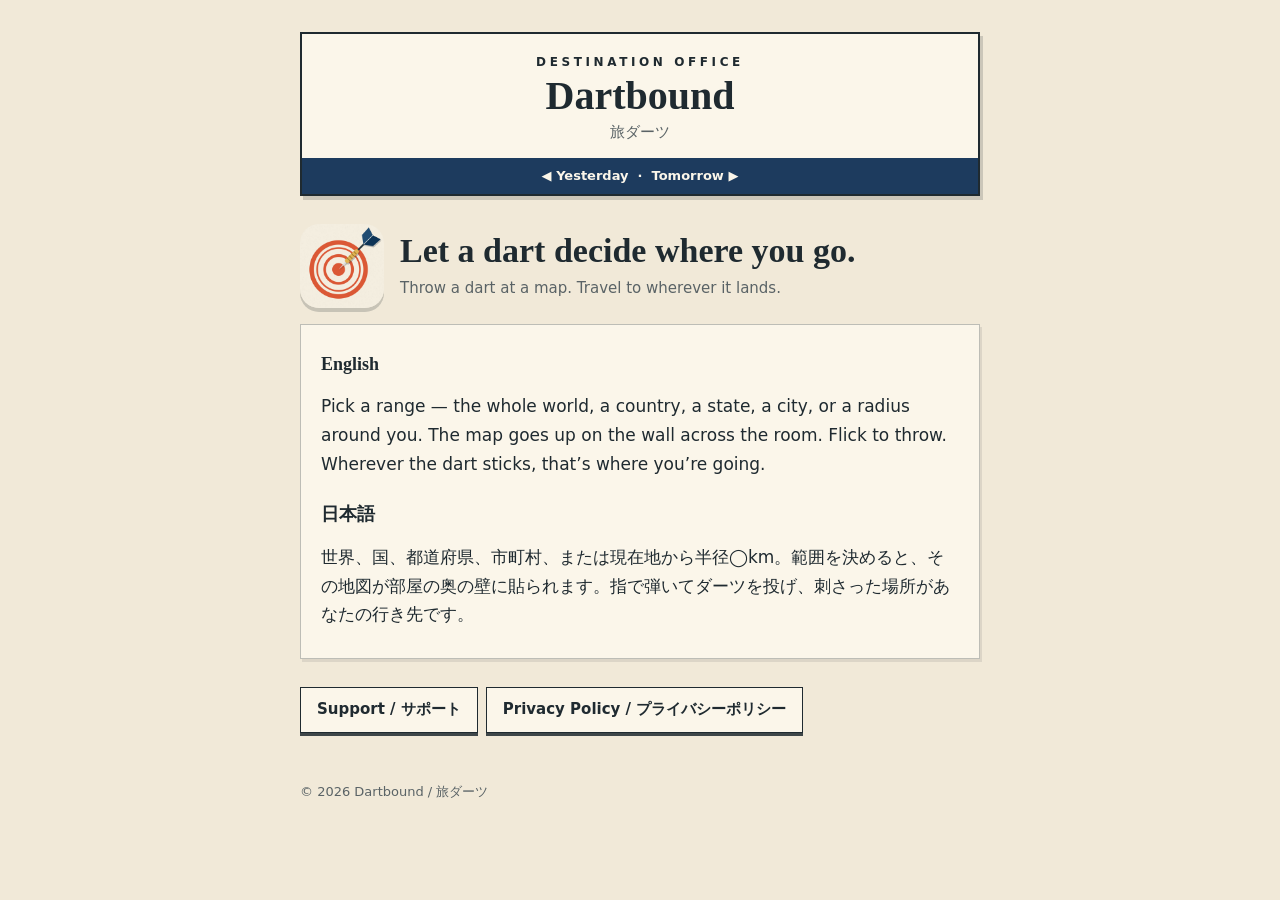
<file: index.html>
<!doctype html>
<html lang="en">
<head>
<meta charset="utf-8">
<meta name="viewport" content="width=device-width, initial-scale=1">
<title>Dartbound / 旅ダーツ</title>
<meta name="description" content="Throw a dart at a map. Travel to wherever it lands.">
<link rel="icon" href="icon.png">
<link rel="stylesheet" href="style.css">
</head>
<body>
<main>
  <div class="sign">
    <div class="top">
      <div class="kicker">DESTINATION OFFICE</div>
      <div class="name">Dartbound</div>
      <div class="muted">旅ダーツ</div>
    </div>
    <div class="band">◀ Yesterday &nbsp;·&nbsp; Tomorrow ▶</div>
  </div>

  <div class="app">
    <img src="icon.png" alt="App icon">
    <div>
      <h1 style="margin:0">Let a dart decide where you go.</h1>
      <p class="muted" style="margin:4px 0 0">Throw a dart at a map. Travel to wherever it lands.</p>
    </div>
  </div>

  <div class="card">
    <h3>English</h3>
    <p>Pick a range — the whole world, a country, a state, a city, or a radius around you. The map goes up on the wall across the room. Flick to throw. Wherever the dart sticks, that’s where you’re going.</p>
    <h3>日本語</h3>
    <p>世界、国、都道府県、市町村、または現在地から半径◯km。範囲を決めると、その地図が部屋の奥の壁に貼られます。指で弾いてダーツを投げ、刺さった場所があなたの行き先です。</p>
  </div>

  <div class="lang" style="margin-top:28px">
    <a class="button" href="support/">Support / サポート</a>
    <a class="button" href="privacy/">Privacy Policy / プライバシーポリシー</a>
  </div>

  <footer>© 2026 Dartbound / 旅ダーツ</footer>
</main>
</body>
</html>
</file>
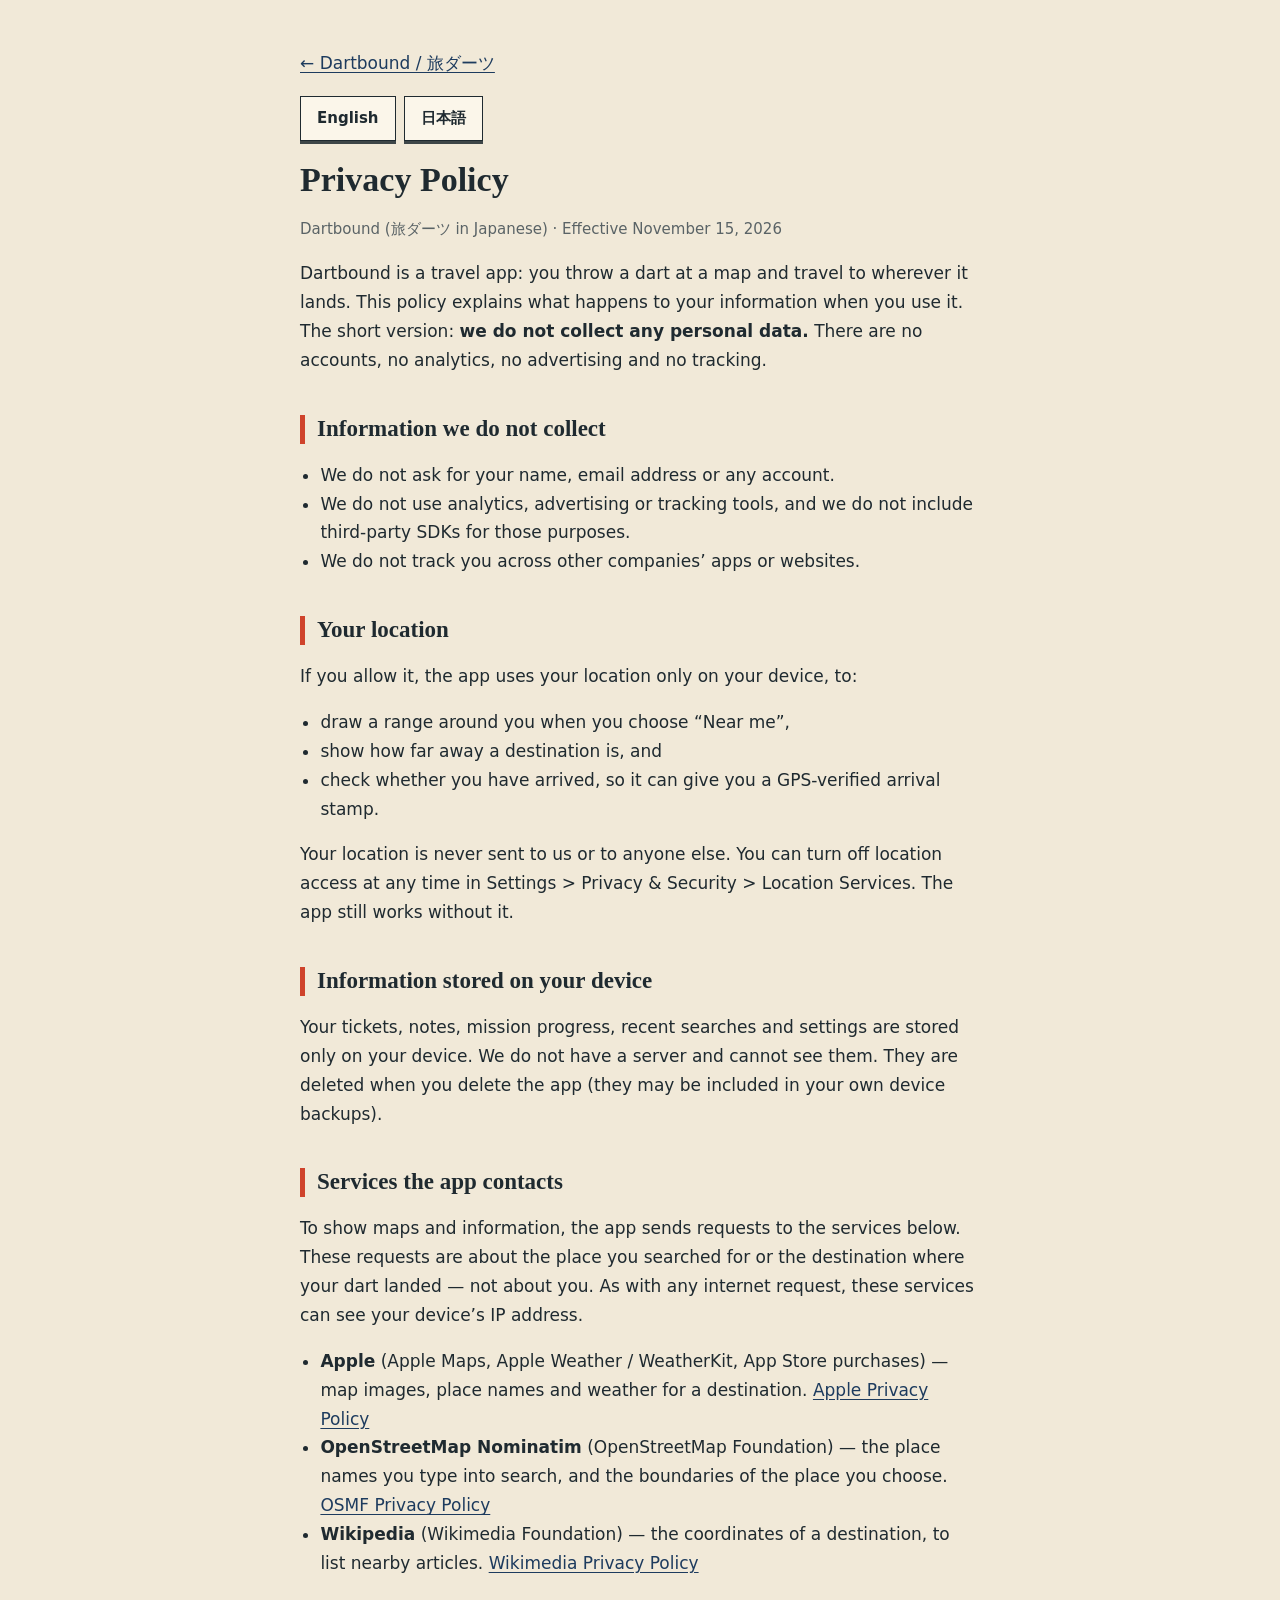
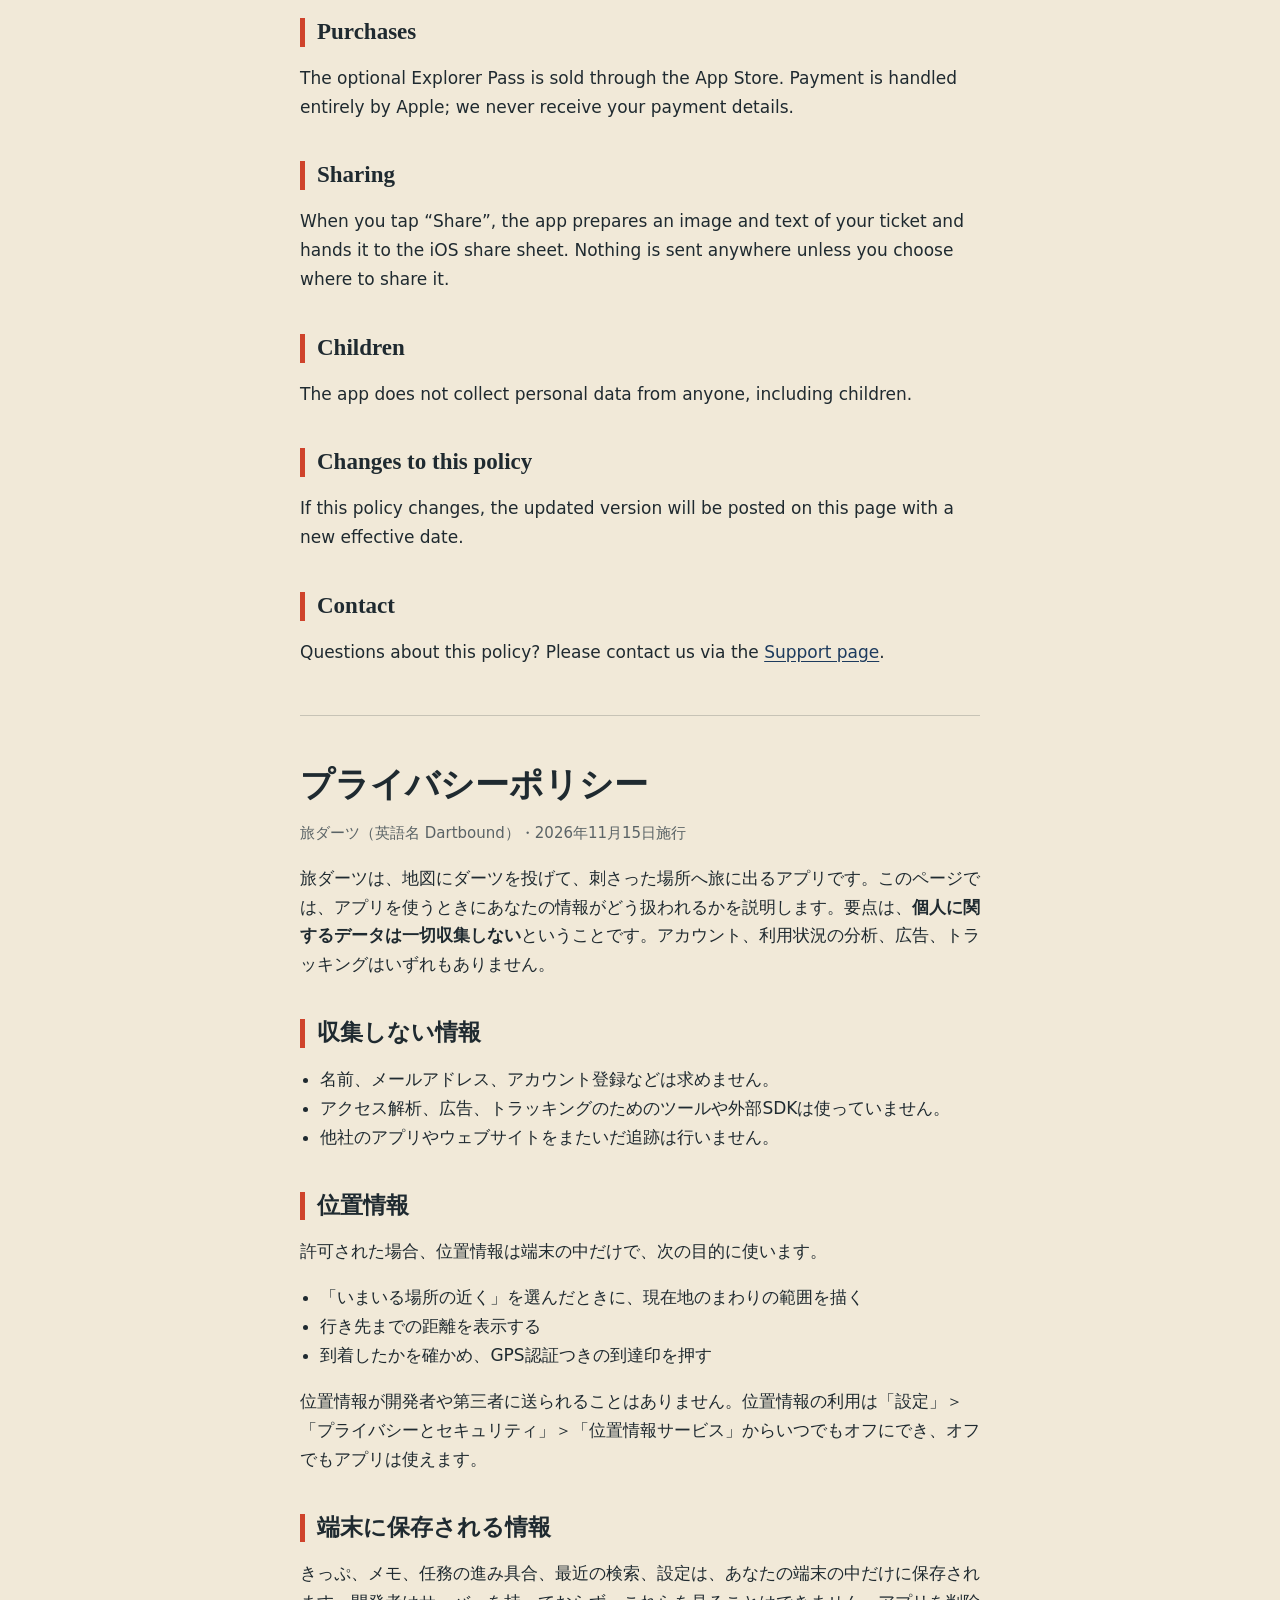
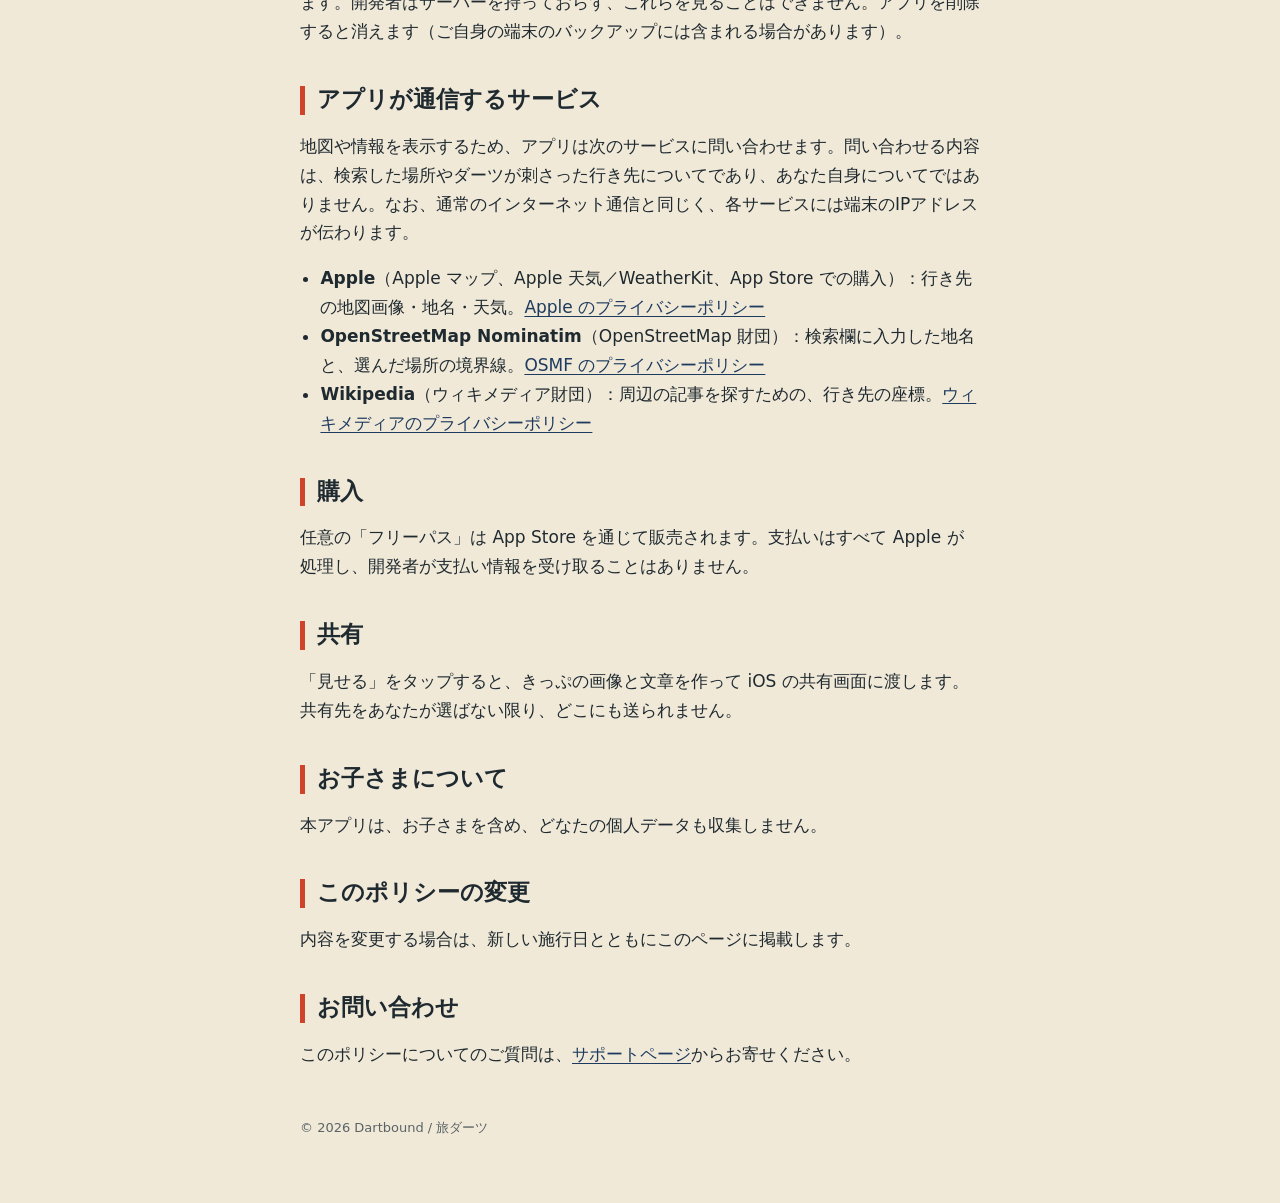
<file: privacy/index.html>
<!doctype html>
<html lang="en">
<head>
<meta charset="utf-8">
<meta name="viewport" content="width=device-width, initial-scale=1">
<title>Privacy Policy — Dartbound / 旅ダーツ</title>
<link rel="icon" href="../icon.png">
<link rel="stylesheet" href="../style.css">
</head>
<body>
<main>
  <p><a href="../">← Dartbound / 旅ダーツ</a></p>
  <div class="lang">
    <a href="#en">English</a>
    <a href="#ja">日本語</a>
  </div>

  <section id="en" lang="en">
    <h1>Privacy Policy</h1>
    <p class="muted">Dartbound (旅ダーツ in Japanese) · Effective November 15, 2026</p>

    <p>Dartbound is a travel app: you throw a dart at a map and travel to wherever it lands. This policy explains what happens to your information when you use it. The short version: <strong>we do not collect any personal data.</strong> There are no accounts, no analytics, no advertising and no tracking.</p>

    <h2>Information we do not collect</h2>
    <ul>
      <li>We do not ask for your name, email address or any account.</li>
      <li>We do not use analytics, advertising or tracking tools, and we do not include third-party SDKs for those purposes.</li>
      <li>We do not track you across other companies’ apps or websites.</li>
    </ul>

    <h2>Your location</h2>
    <p>If you allow it, the app uses your location only on your device, to:</p>
    <ul>
      <li>draw a range around you when you choose “Near me”,</li>
      <li>show how far away a destination is, and</li>
      <li>check whether you have arrived, so it can give you a GPS-verified arrival stamp.</li>
    </ul>
    <p>Your location is never sent to us or to anyone else. You can turn off location access at any time in Settings &gt; Privacy &amp; Security &gt; Location Services. The app still works without it.</p>

    <h2>Information stored on your device</h2>
    <p>Your tickets, notes, mission progress, recent searches and settings are stored only on your device. We do not have a server and cannot see them. They are deleted when you delete the app (they may be included in your own device backups).</p>

    <h2>Services the app contacts</h2>
    <p>To show maps and information, the app sends requests to the services below. These requests are about the place you searched for or the destination where your dart landed — not about you. As with any internet request, these services can see your device’s IP address.</p>
    <ul>
      <li><strong>Apple</strong> (Apple Maps, Apple Weather / WeatherKit, App Store purchases) — map images, place names and weather for a destination. <a href="https://www.apple.com/legal/privacy/">Apple Privacy Policy</a></li>
      <li><strong>OpenStreetMap Nominatim</strong> (OpenStreetMap Foundation) — the place names you type into search, and the boundaries of the place you choose. <a href="https://osmfoundation.org/wiki/Privacy_Policy">OSMF Privacy Policy</a></li>
      <li><strong>Wikipedia</strong> (Wikimedia Foundation) — the coordinates of a destination, to list nearby articles. <a href="https://foundation.wikimedia.org/wiki/Policy:Privacy_policy">Wikimedia Privacy Policy</a></li>
    </ul>

    <h2>Purchases</h2>
    <p>The optional Explorer Pass is sold through the App Store. Payment is handled entirely by Apple; we never receive your payment details.</p>

    <h2>Sharing</h2>
    <p>When you tap “Share”, the app prepares an image and text of your ticket and hands it to the iOS share sheet. Nothing is sent anywhere unless you choose where to share it.</p>

    <h2>Children</h2>
    <p>The app does not collect personal data from anyone, including children.</p>

    <h2>Changes to this policy</h2>
    <p>If this policy changes, the updated version will be posted on this page with a new effective date.</p>

    <h2>Contact</h2>
    <p>Questions about this policy? Please contact us via the <a href="../support/">Support page</a>.</p>
  </section>

  <hr>

  <section id="ja" lang="ja">
    <h1>プライバシーポリシー</h1>
    <p class="muted">旅ダーツ（英語名 Dartbound）・2026年11月15日施行</p>

    <p>旅ダーツは、地図にダーツを投げて、刺さった場所へ旅に出るアプリです。このページでは、アプリを使うときにあなたの情報がどう扱われるかを説明します。要点は、<strong>個人に関するデータは一切収集しない</strong>ということです。アカウント、利用状況の分析、広告、トラッキングはいずれもありません。</p>

    <h2>収集しない情報</h2>
    <ul>
      <li>名前、メールアドレス、アカウント登録などは求めません。</li>
      <li>アクセス解析、広告、トラッキングのためのツールや外部SDKは使っていません。</li>
      <li>他社のアプリやウェブサイトをまたいだ追跡は行いません。</li>
    </ul>

    <h2>位置情報</h2>
    <p>許可された場合、位置情報は端末の中だけで、次の目的に使います。</p>
    <ul>
      <li>「いまいる場所の近く」を選んだときに、現在地のまわりの範囲を描く</li>
      <li>行き先までの距離を表示する</li>
      <li>到着したかを確かめ、GPS認証つきの到達印を押す</li>
    </ul>
    <p>位置情報が開発者や第三者に送られることはありません。位置情報の利用は「設定」＞「プライバシーとセキュリティ」＞「位置情報サービス」からいつでもオフにでき、オフでもアプリは使えます。</p>

    <h2>端末に保存される情報</h2>
    <p>きっぷ、メモ、任務の進み具合、最近の検索、設定は、あなたの端末の中だけに保存されます。開発者はサーバーを持っておらず、これらを見ることはできません。アプリを削除すると消えます（ご自身の端末のバックアップには含まれる場合があります）。</p>

    <h2>アプリが通信するサービス</h2>
    <p>地図や情報を表示するため、アプリは次のサービスに問い合わせます。問い合わせる内容は、検索した場所やダーツが刺さった行き先についてであり、あなた自身についてではありません。なお、通常のインターネット通信と同じく、各サービスには端末のIPアドレスが伝わります。</p>
    <ul>
      <li><strong>Apple</strong>（Apple マップ、Apple 天気／WeatherKit、App Store での購入）：行き先の地図画像・地名・天気。<a href="https://www.apple.com/jp/legal/privacy/">Apple のプライバシーポリシー</a></li>
      <li><strong>OpenStreetMap Nominatim</strong>（OpenStreetMap 財団）：検索欄に入力した地名と、選んだ場所の境界線。<a href="https://osmfoundation.org/wiki/Privacy_Policy">OSMF のプライバシーポリシー</a></li>
      <li><strong>Wikipedia</strong>（ウィキメディア財団）：周辺の記事を探すための、行き先の座標。<a href="https://foundation.wikimedia.org/wiki/Policy:Privacy_policy">ウィキメディアのプライバシーポリシー</a></li>
    </ul>

    <h2>購入</h2>
    <p>任意の「フリーパス」は App Store を通じて販売されます。支払いはすべて Apple が処理し、開発者が支払い情報を受け取ることはありません。</p>

    <h2>共有</h2>
    <p>「見せる」をタップすると、きっぷの画像と文章を作って iOS の共有画面に渡します。共有先をあなたが選ばない限り、どこにも送られません。</p>

    <h2>お子さまについて</h2>
    <p>本アプリは、お子さまを含め、どなたの個人データも収集しません。</p>

    <h2>このポリシーの変更</h2>
    <p>内容を変更する場合は、新しい施行日とともにこのページに掲載します。</p>

    <h2>お問い合わせ</h2>
    <p>このポリシーについてのご質問は、<a href="../support/#ja">サポートページ</a>からお寄せください。</p>
  </section>

  <footer>© 2026 Dartbound / 旅ダーツ</footer>
</main>
</body>
</html>
</file>
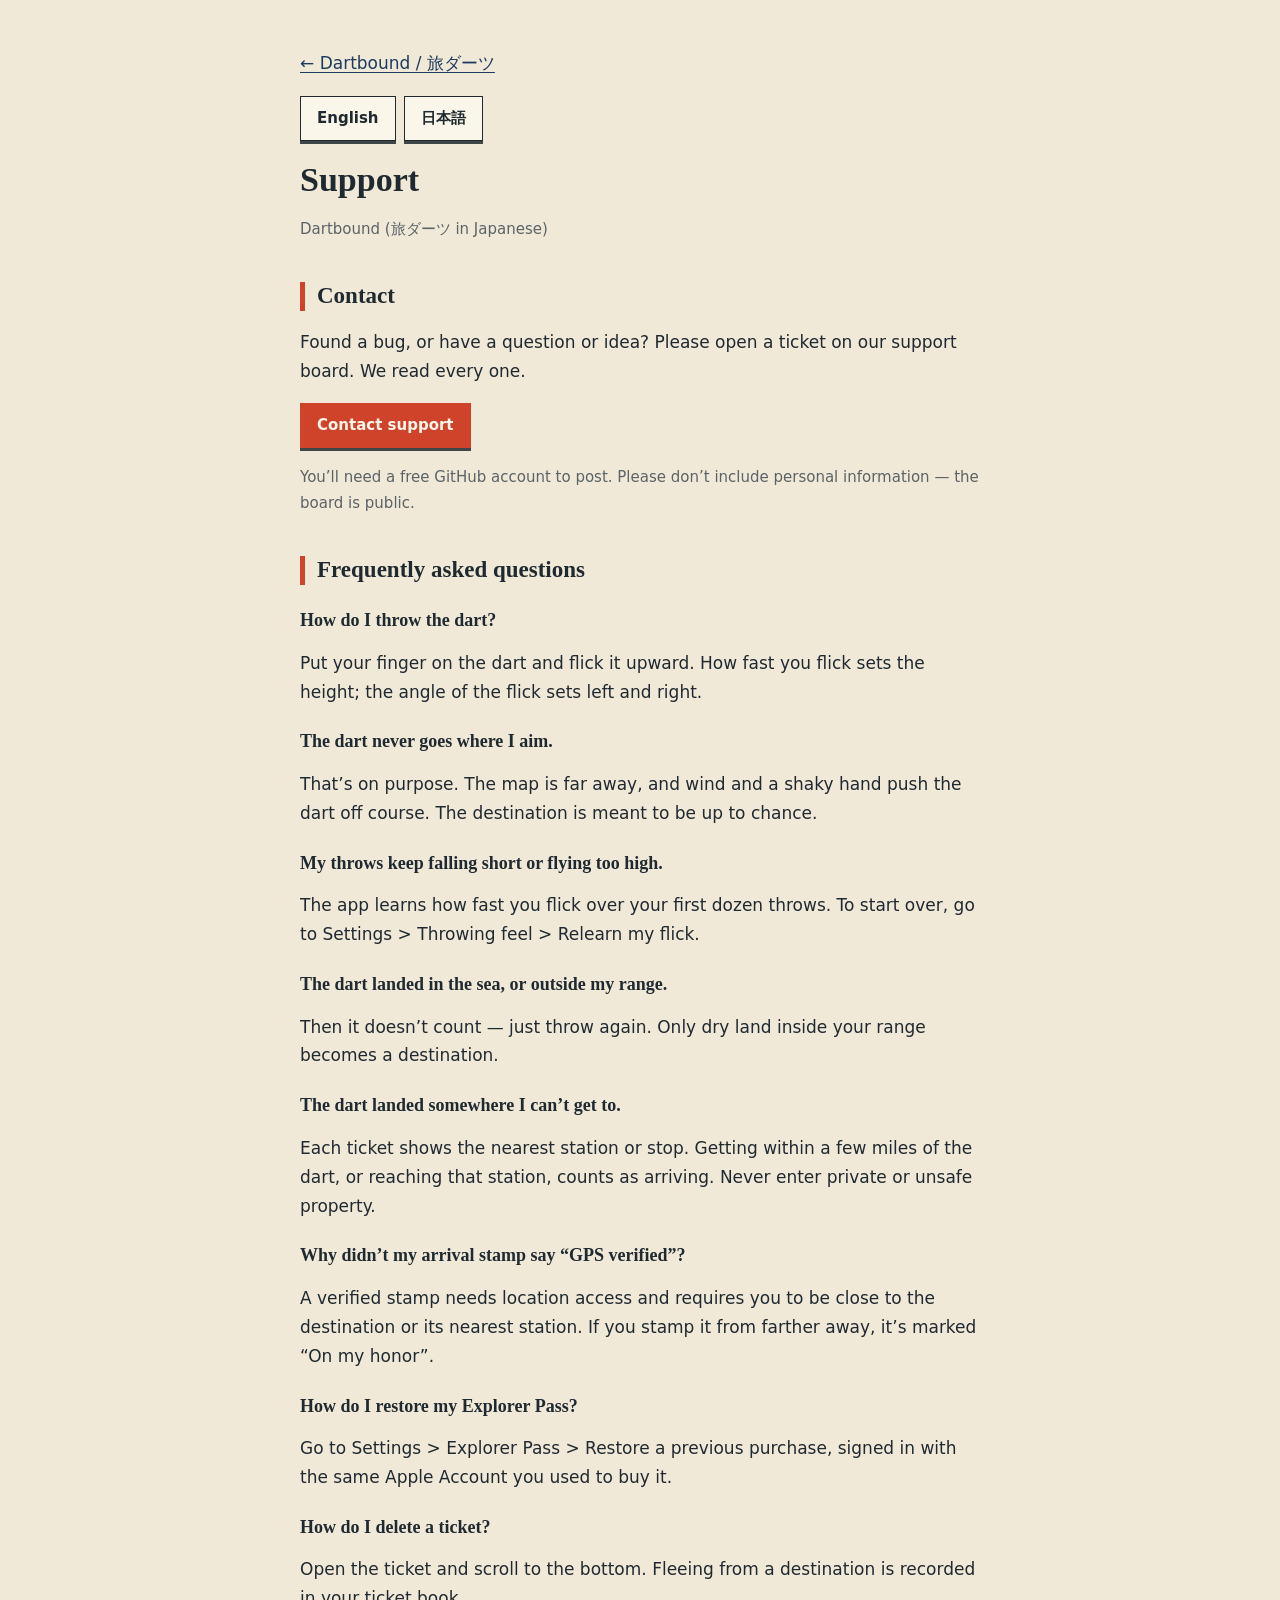
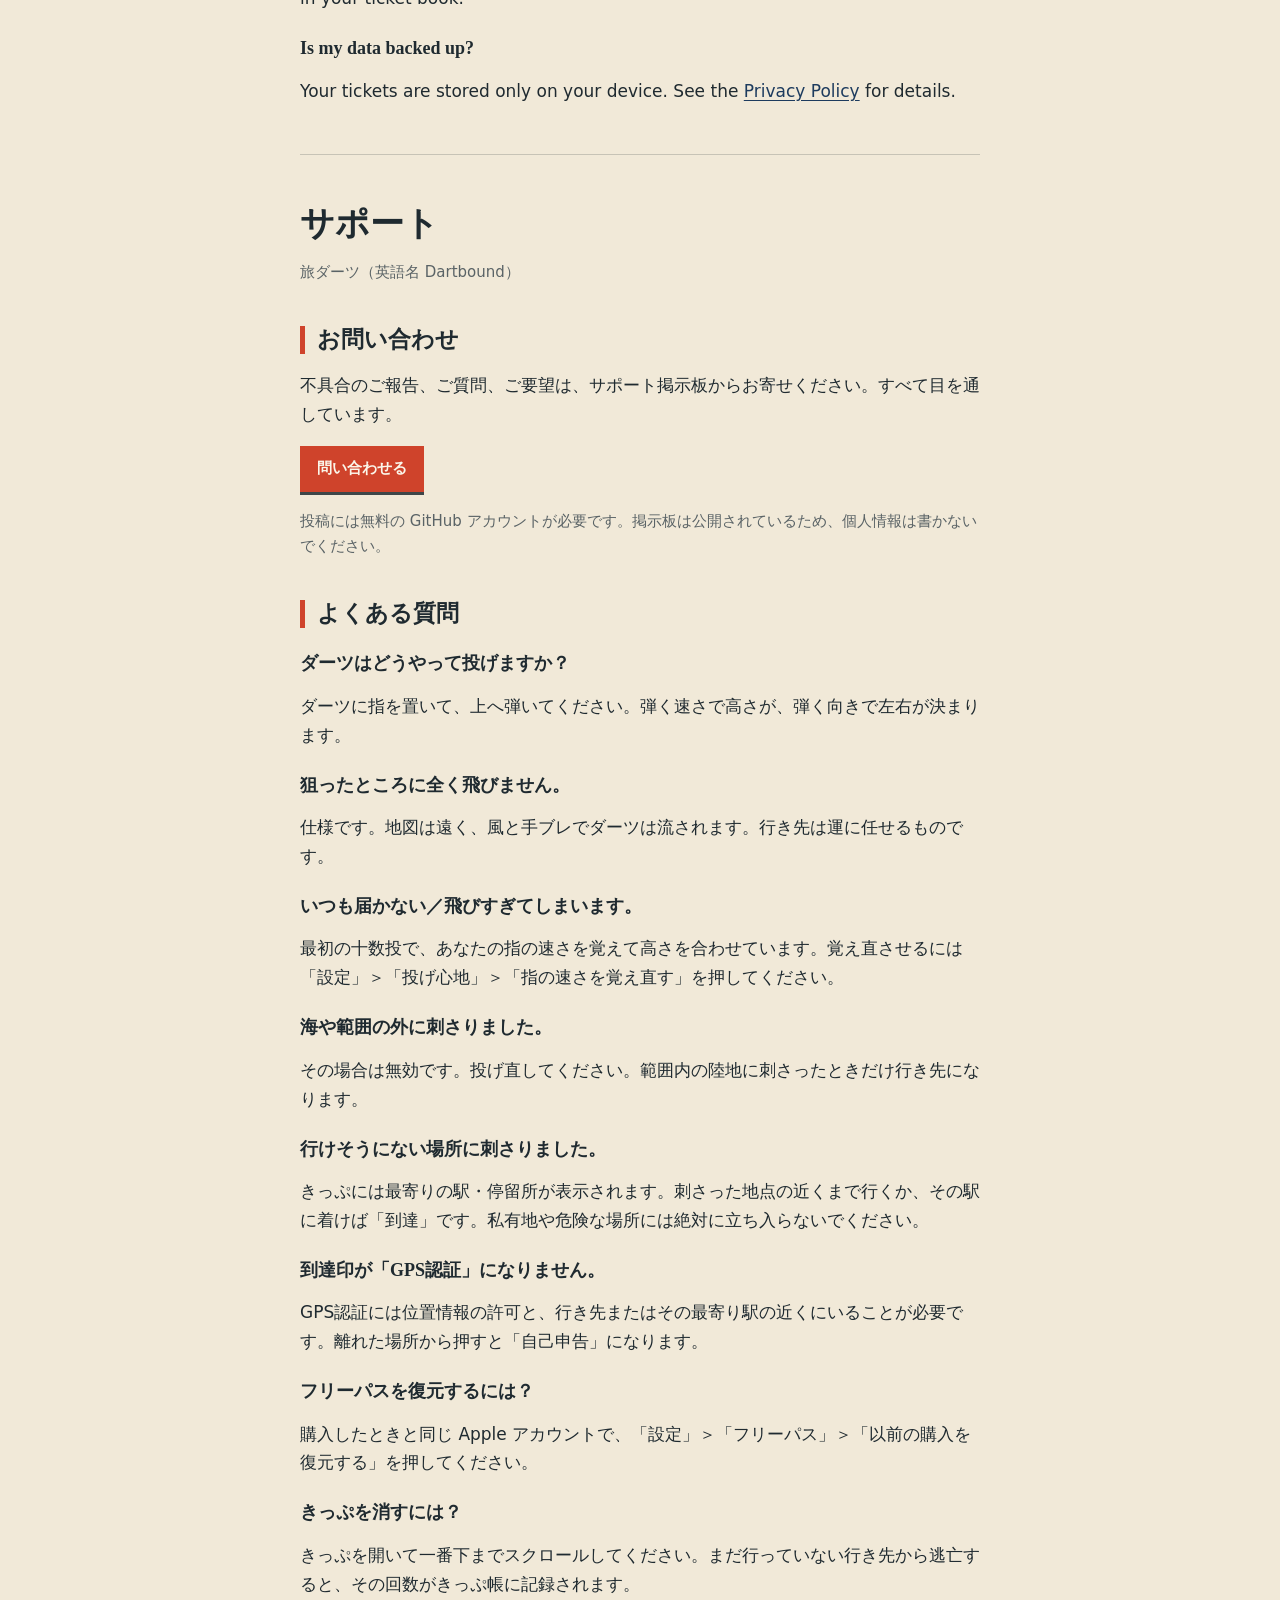
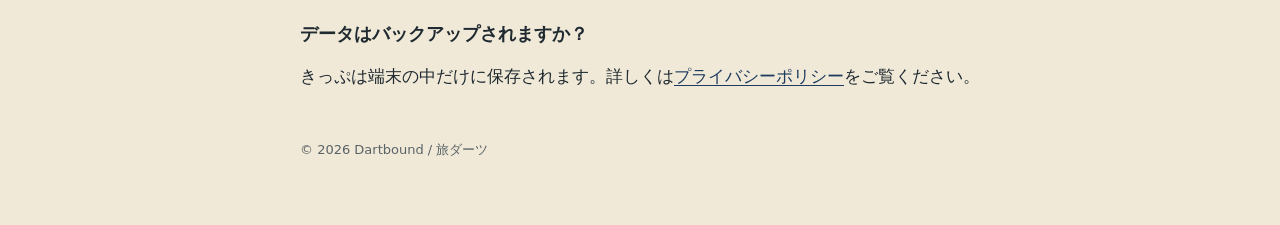
<file: support/index.html>
<!doctype html>
<html lang="en">
<head>
<meta charset="utf-8">
<meta name="viewport" content="width=device-width, initial-scale=1">
<title>Support — Dartbound / 旅ダーツ</title>
<link rel="icon" href="../icon.png">
<link rel="stylesheet" href="../style.css">
</head>
<body>
<main>
  <p><a href="../">← Dartbound / 旅ダーツ</a></p>
  <div class="lang">
    <a href="#en">English</a>
    <a href="#ja">日本語</a>
  </div>

  <section id="en" lang="en">
    <h1>Support</h1>
    <p class="muted">Dartbound (旅ダーツ in Japanese)</p>

    <h2>Contact</h2>
    <p>Found a bug, or have a question or idea? Please open a ticket on our support board. We read every one.</p>
    <p><a class="button primary" href="https://github.com/ShosukeSato/dartbound/issues/new">Contact support</a></p>
    <p class="muted">You’ll need a free GitHub account to post. Please don’t include personal information — the board is public.</p>

    <h2>Frequently asked questions</h2>

    <h3>How do I throw the dart?</h3>
    <p>Put your finger on the dart and flick it upward. How fast you flick sets the height; the angle of the flick sets left and right.</p>

    <h3>The dart never goes where I aim.</h3>
    <p>That’s on purpose. The map is far away, and wind and a shaky hand push the dart off course. The destination is meant to be up to chance.</p>

    <h3>My throws keep falling short or flying too high.</h3>
    <p>The app learns how fast you flick over your first dozen throws. To start over, go to Settings &gt; Throwing feel &gt; Relearn my flick.</p>

    <h3>The dart landed in the sea, or outside my range.</h3>
    <p>Then it doesn’t count — just throw again. Only dry land inside your range becomes a destination.</p>

    <h3>The dart landed somewhere I can’t get to.</h3>
    <p>Each ticket shows the nearest station or stop. Getting within a few miles of the dart, or reaching that station, counts as arriving. Never enter private or unsafe property.</p>

    <h3>Why didn’t my arrival stamp say “GPS verified”?</h3>
    <p>A verified stamp needs location access and requires you to be close to the destination or its nearest station. If you stamp it from farther away, it’s marked “On my honor”.</p>

    <h3>How do I restore my Explorer Pass?</h3>
    <p>Go to Settings &gt; Explorer Pass &gt; Restore a previous purchase, signed in with the same Apple Account you used to buy it.</p>

    <h3>How do I delete a ticket?</h3>
    <p>Open the ticket and scroll to the bottom. Fleeing from a destination is recorded in your ticket book.</p>

    <h3>Is my data backed up?</h3>
    <p>Your tickets are stored only on your device. See the <a href="../privacy/">Privacy Policy</a> for details.</p>
  </section>

  <hr>

  <section id="ja" lang="ja">
    <h1>サポート</h1>
    <p class="muted">旅ダーツ（英語名 Dartbound）</p>

    <h2>お問い合わせ</h2>
    <p>不具合のご報告、ご質問、ご要望は、サポート掲示板からお寄せください。すべて目を通しています。</p>
    <p><a class="button primary" href="https://github.com/ShosukeSato/dartbound/issues/new">問い合わせる</a></p>
    <p class="muted">投稿には無料の GitHub アカウントが必要です。掲示板は公開されているため、個人情報は書かないでください。</p>

    <h2>よくある質問</h2>

    <h3>ダーツはどうやって投げますか？</h3>
    <p>ダーツに指を置いて、上へ弾いてください。弾く速さで高さが、弾く向きで左右が決まります。</p>

    <h3>狙ったところに全く飛びません。</h3>
    <p>仕様です。地図は遠く、風と手ブレでダーツは流されます。行き先は運に任せるものです。</p>

    <h3>いつも届かない／飛びすぎてしまいます。</h3>
    <p>最初の十数投で、あなたの指の速さを覚えて高さを合わせています。覚え直させるには「設定」＞「投げ心地」＞「指の速さを覚え直す」を押してください。</p>

    <h3>海や範囲の外に刺さりました。</h3>
    <p>その場合は無効です。投げ直してください。範囲内の陸地に刺さったときだけ行き先になります。</p>

    <h3>行けそうにない場所に刺さりました。</h3>
    <p>きっぷには最寄りの駅・停留所が表示されます。刺さった地点の近くまで行くか、その駅に着けば「到達」です。私有地や危険な場所には絶対に立ち入らないでください。</p>

    <h3>到達印が「GPS認証」になりません。</h3>
    <p>GPS認証には位置情報の許可と、行き先またはその最寄り駅の近くにいることが必要です。離れた場所から押すと「自己申告」になります。</p>

    <h3>フリーパスを復元するには？</h3>
    <p>購入したときと同じ Apple アカウントで、「設定」＞「フリーパス」＞「以前の購入を復元する」を押してください。</p>

    <h3>きっぷを消すには？</h3>
    <p>きっぷを開いて一番下までスクロールしてください。まだ行っていない行き先から逃亡すると、その回数がきっぷ帳に記録されます。</p>

    <h3>データはバックアップされますか？</h3>
    <p>きっぷは端末の中だけに保存されます。詳しくは<a href="../privacy/#ja">プライバシーポリシー</a>をご覧ください。</p>
  </section>

  <footer>© 2026 Dartbound / 旅ダーツ</footer>
</main>
</body>
</html>
</file>
<file: style.css>
:root {
  --paper: #f1e9d8;
  --stock: #fbf6ea;
  --ink: #1f2a30;
  --ink-soft: #5a6366;
  --shu: #cf432b;
  --kon: #1d3b5e;
  --rule: rgba(31, 42, 48, 0.2);
}
* { box-sizing: border-box; }
html { -webkit-text-size-adjust: 100%; }
body {
  margin: 0;
  background: var(--paper);
  color: var(--ink);
  font: 17px/1.7 -apple-system, BlinkMacSystemFont, "Hiragino Sans", "Helvetica Neue", system-ui, sans-serif;
}
main { max-width: 720px; margin: 0 auto; padding: 32px 20px 64px; }
h1, h2, h3, .serif { font-family: ui-serif, "New York", Georgia, "Hiragino Mincho ProN", serif; line-height: 1.25; }
h1 { font-size: 34px; margin: 18px 0 6px; }
h2 { font-size: 23px; margin: 40px 0 8px; padding-left: 12px; border-left: 5px solid var(--shu); }
h3 { font-size: 18px; margin: 24px 0 4px; }
p, li { color: var(--ink); }
.muted { color: var(--ink-soft); font-size: 15px; }
a { color: var(--kon); text-underline-offset: 3px; }
.sign { background: var(--stock); border: 2.5px solid var(--ink); box-shadow: 3px 4px 0 rgba(31,42,48,.18); text-align: center; }
.sign .top { padding: 18px 12px 12px; }
.sign .kicker { font-size: 12px; font-weight: 800; letter-spacing: .3em; }
.sign .name { font-family: ui-serif, "New York", Georgia, "Hiragino Mincho ProN", serif; font-size: 40px; font-weight: 700; line-height: 1.2; }
.sign .band { background: var(--kon); color: var(--stock); font-size: 13px; font-weight: 700; padding: 7px 12px; }
.lang { display: flex; gap: 8px; margin: 18px 0 0; flex-wrap: wrap; }
.lang a, .button {
  display: inline-block; padding: 9px 16px; border: 1.5px solid var(--ink); background: var(--stock);
  color: var(--ink); font-weight: 700; font-size: 15px; text-decoration: none; box-shadow: 0 3px 0 rgba(31,42,48,.85);
}
.button.primary { background: var(--shu); border-color: var(--shu); color: var(--stock); }
.card { background: var(--stock); border: 1px solid rgba(31,42,48,.28); box-shadow: 2px 3px 0 rgba(31,42,48,.1); padding: 4px 20px 12px; margin-top: 16px; }
.app { display: flex; gap: 16px; align-items: center; margin-top: 28px; }
.app img { width: 84px; height: 84px; border-radius: 19px; box-shadow: 0 4px 0 rgba(31,42,48,.2); }
hr { border: 0; border-top: 1px solid var(--rule); margin: 48px 0; }
footer { margin-top: 48px; font-size: 13px; color: var(--ink-soft); }
ul { padding-left: 1.2em; }
</file>
